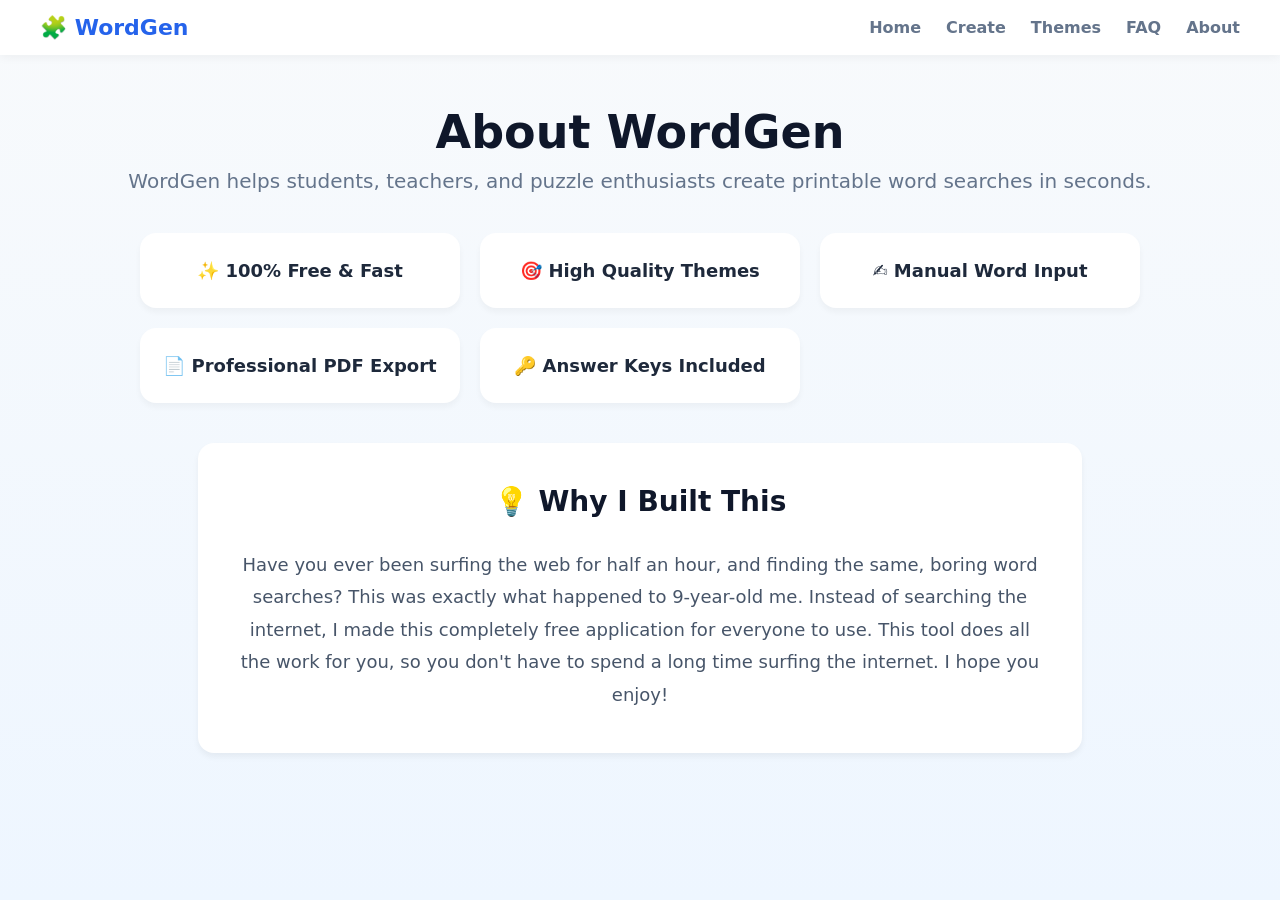
<file: templates/about.html>
<!DOCTYPE html>
<html lang="en">
<head>
    <meta charset="UTF-8">
    <meta name="viewport" content="width=device-width, initial-scale=1.0">
    <title>WordGen | About</title>
    <link rel="icon" type="image/png" href="/static/logo.png">
    <link rel="stylesheet" href="/static/style.css">
    <link rel="manifest" href="/static/manifest.json">
    <meta name="theme-color" content="#3b82f6">
    <meta name="apple-mobile-web-app-capable" content="yes">
    <meta name="apple-mobile-web-app-status-bar-style" content="default">
    <meta name="apple-mobile-web-app-title" content="WordGen">
</head>
<body>
    <nav class="navbar">
        <a href="/" class="logo" style="text-decoration: none;">🧩 WordGen</a>
        <ul class="nav-links">
            <li><a href="/">Home</a></li>
            <li><a href="/create">Create</a></li>
            <li><a href="/themes">Themes</a></li>
            <li><a href="/faq">FAQ</a></li>
            <li><a href="/about">About</a></li>
        </ul>
    </nav>

    <!-- PAGE: ABOUT -->
    <div id="page-about" class="page-content active">
        <header class="hero">
            <h1>About WordGen</h1>
            <p>WordGen helps students, teachers, and puzzle enthusiasts create printable word searches in seconds.</p>
        </header>

        <div class="huge-theme-grid" style="margin-bottom: 40px;">
            <!-- Feature Highlights Grid Cards -->
            <div class="theme-card feature-card">✨ 100% Free & Fast</div>
            <div class="theme-card feature-card">🎯 High Quality Themes</div>
            <div class="theme-card feature-card">✍️ Manual Word Input</div>
            <div class="theme-card feature-card">📄 Professional PDF Export</div>
            <div class="theme-card feature-card">🔑 Answer Keys Included</div>
        </div>

        <!-- Story Card styled like a featured Theme Card -->
        <div class="about-story-card card" style="max-width: 800px; margin: 0 auto; padding: 40px; text-align: center;">
            <h2 style="font-size: 28px; margin-top: 0; color: #0f172a;">💡 Why I Built This</h2>
            <p style="font-size: 18px; line-height: 1.8; color: #475569; margin-bottom: 0;">
                Have you ever been surfing the web for half an hour, and finding the same, boring word searches? 
                This was exactly what happened to 9-year-old me. Instead of searching the internet, I made this completely 
                free application for everyone to use. This tool does all the work for you, so you don't have to spend a 
                long time surfing the internet. I hope you enjoy!
            </p>
        </div>
    </div>
    <script>
    if ('serviceWorker' in navigator) {
        window.addEventListener('load', () => {
        navigator.serviceWorker.register('/static/sw.js')
            .then(reg => console.log('Service Worker registered!'))
            .catch(err => console.log('Service Worker registration failed:', err));
        });
    }
    </script>
</body>
</html>
</file>
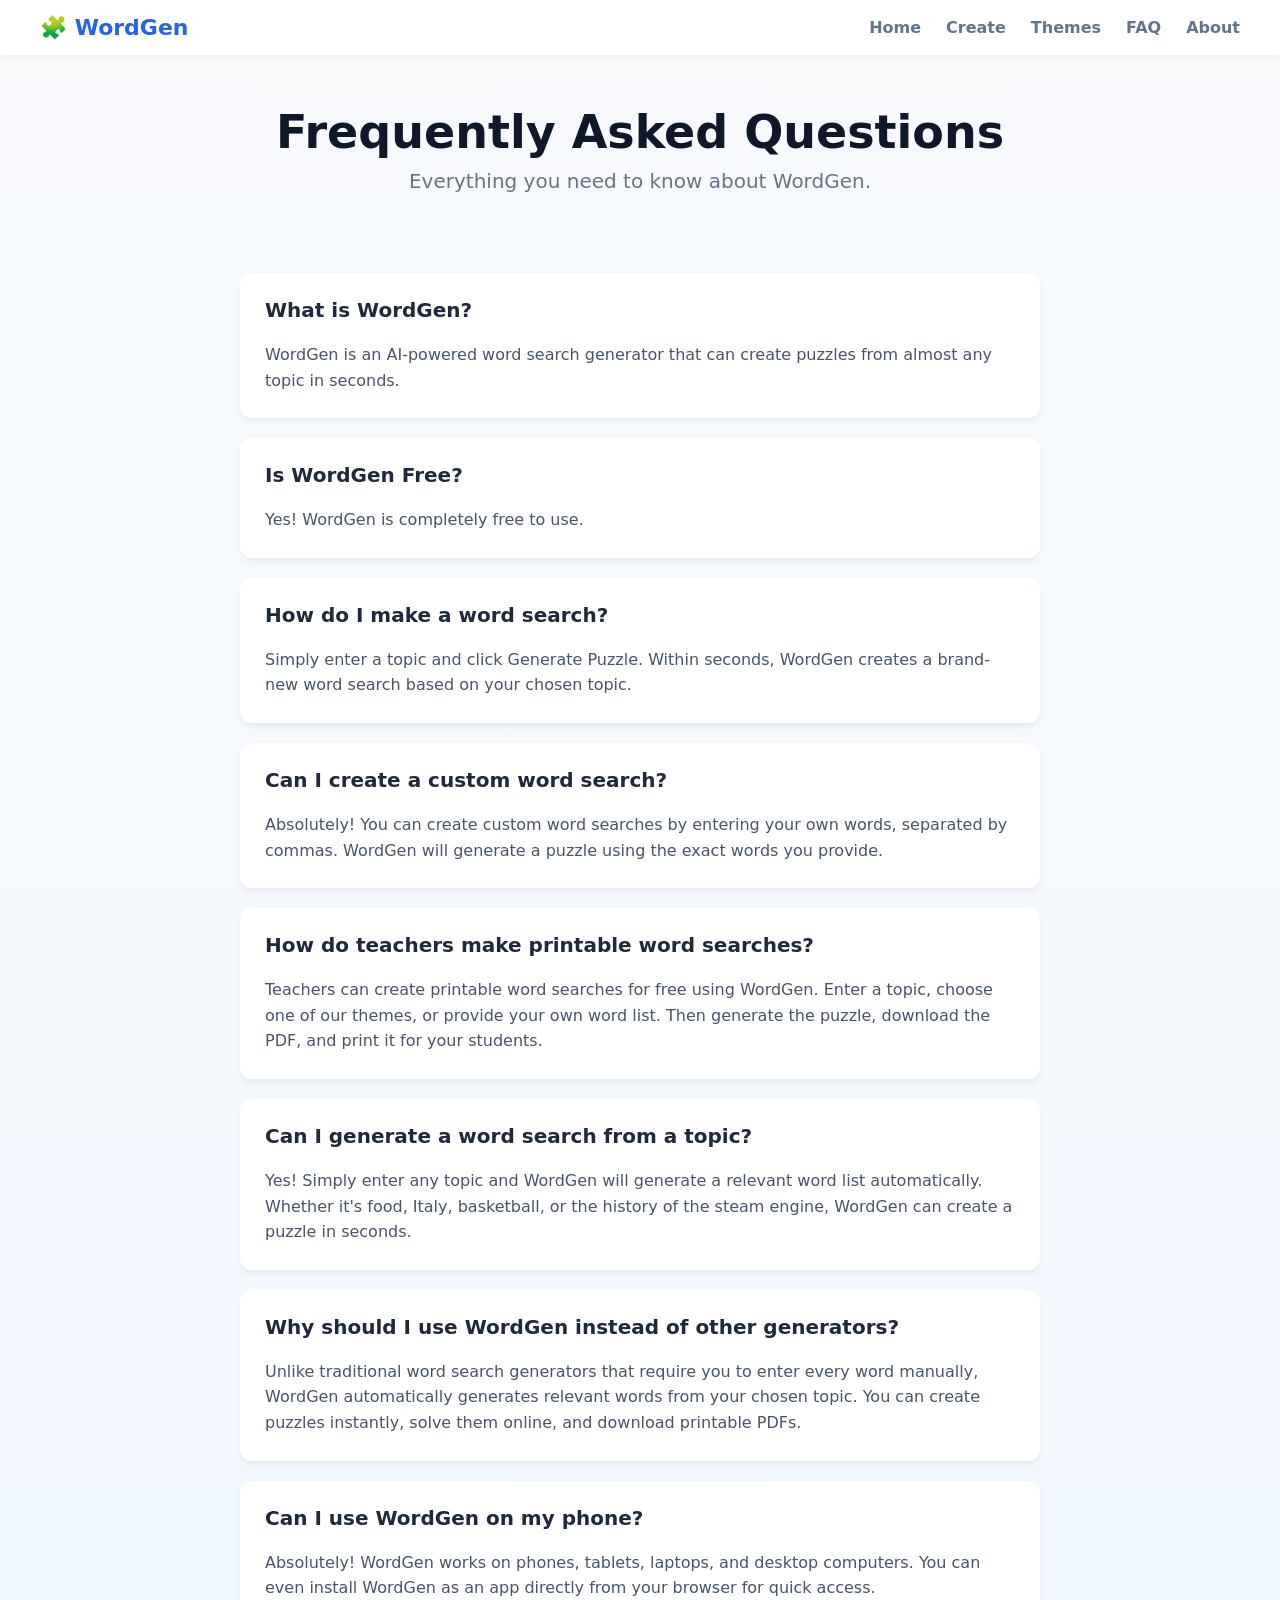
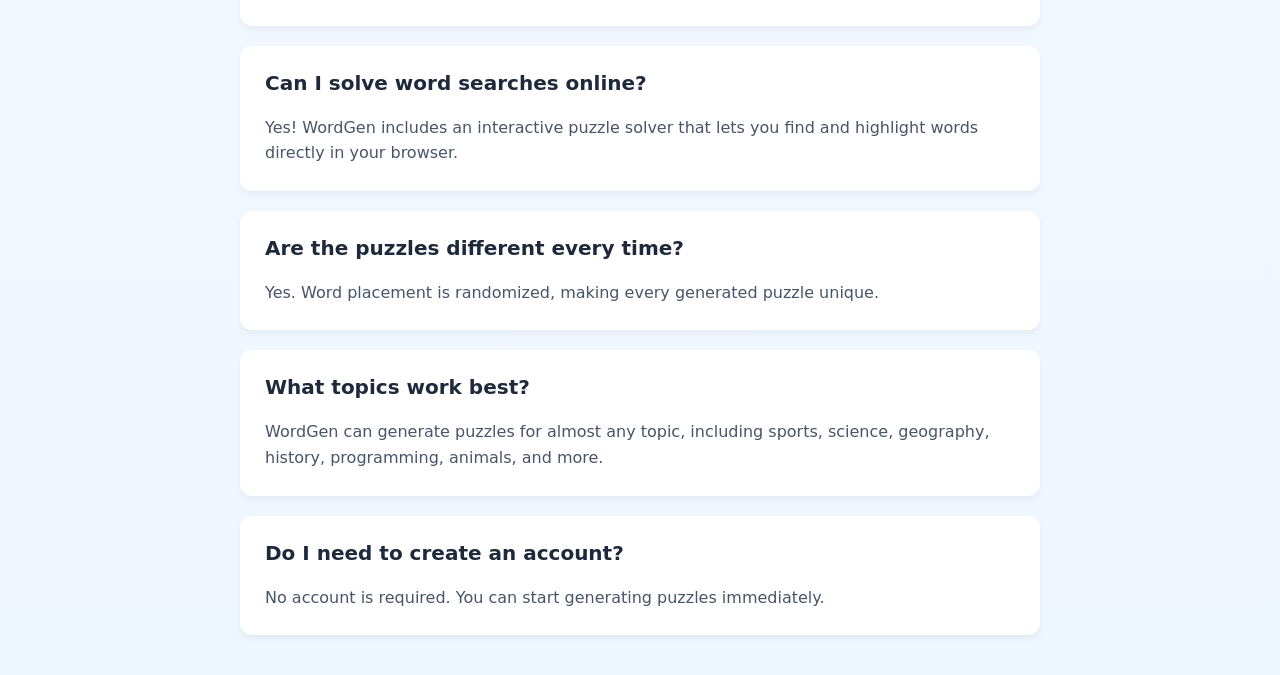
<file: templates/faq.html>
<!DOCTYPE html>
<html lang="en">
<head>
    <meta charset="UTF-8">
    <meta name="viewport" content="width=device-width, initial-scale=1.0">
    <title>WordGen | FAQ</title>
    <link rel="icon" type="image/png" href="/static/logo.png">
    <link rel="stylesheet" href="/static/style.css">
</head>
<body>
    <nav class="navbar">
        <a href="/" class="logo" style="text-decoration: none;">🧩 WordGen</a>
        <ul class="nav-links">
            <li><a href="/">Home</a></li>
            <li><a href="/create">Create</a></li>
            <li><a href="/themes">Themes</a></li>
            <li><a href="/faq">FAQ</a></li>
            <li><a href="/about">About</a></li>
        </ul>
    </nav>
    
    <header class="hero" style="margin-bottom: 0;">
        <h1>Frequently Asked Questions</h1>
        <p>Everything you need to know about WordGen.</p>
    </header>

    <div class="faq-container">
        <div class="faq-item">
            <h3>What is WordGen?</h3>
            <p>WordGen is an AI-powered word search generator that can create puzzles from almost any topic in seconds.</p>
        </div>
        <div class="faq-item">
            <h3>Is WordGen Free?</h3>
            <p>Yes! WordGen is completely free to use.</p>
        </div>
        <div class="faq-item">
            <h3>How do I make a word search?</h3>
            <p>Simply enter a topic and click Generate Puzzle. Within seconds, WordGen creates a brand-new word search based on your chosen topic.</p>
        </div>
        <div class="faq-item">
            <h3>Can I create a custom word search?</h3>
            <p>Absolutely! You can create custom word searches by entering your own words, separated by commas. WordGen will generate a puzzle using the exact words you provide.</p>
        </div>
        <div class="faq-item">
            <h3>How do teachers make printable word searches?</h3>
            <p>Teachers can create printable word searches for free using WordGen. Enter a topic, choose one of our themes, or provide your own word list. Then generate the puzzle, download the PDF, and print it for your students.</p>
        </div>
        <div class="faq-item">
            <h3>Can I generate a word search from a topic?</h3>
            <p>Yes! Simply enter any topic and WordGen will generate a relevant word list automatically. Whether it's food, Italy, basketball, or the history of the steam engine, WordGen can create a puzzle in seconds.</p>
        </div>
        <div class="faq-item">
            <h3>Why should I use WordGen instead of other generators?</h3>
            <p>Unlike traditional word search generators that require you to enter every word manually, WordGen automatically generates relevant words from your chosen topic. You can create puzzles instantly, solve them online, and download printable PDFs.</p>
        </div>
        <div class="faq-item">
            <h3>Can I use WordGen on my phone?</h3>
            <p>Absolutely! WordGen works on phones, tablets, laptops, and desktop computers. You can even install WordGen as an app directly from your browser for quick access.</p>
        </div>
        <div class="faq-item">
            <h3>Can I solve word searches online?</h3>
            <p>Yes! WordGen includes an interactive puzzle solver that lets you find and highlight words directly in your browser.</p>
        </div>
        <div class="faq-item">
            <h3>Are the puzzles different every time?</h3>
            <p>Yes. Word placement is randomized, making every generated puzzle unique.</p>
        </div>
        <div class="faq-item">
            <h3>What topics work best?</h3>
            <p>WordGen can generate puzzles for almost any topic, including sports, science, geography, history, programming, animals, and more.</p>
        </div>
        <div class="faq-item">
            <h3>Do I need to create an account?</h3>
            <p>No account is required. You can start generating puzzles immediately.</p>
        </div>
    </div>
</body>
</html>
</file>
<file: static/style.css>
body {
    font-family: 'Segoe UI', system-ui, sans-serif;
    background: linear-gradient(to bottom, #f8fafc, #eef6ff);
    color: #1e293b;
    margin: 0;
    padding: 0;
    min-height: 100vh;
}

/* Navbar */
.navbar {
    display: flex;
    justify-content: space-between;
    align-items: center;
    padding: 15px 40px;
    background: white;
    box-shadow: 0 2px 10px rgba(0,0,0,0.05);
}
.logo { font-size: 22px; font-weight: 800; color: #2563eb; }
.nav-links { list-style: none; display: flex; gap: 25px; margin: 0; padding: 0; }
.nav-links a { text-decoration: none; color: #64748b; font-weight: 600; transition: color 0.2s; }
.nav-links a:hover { color: #2563eb; }

/* Page Routing */
.page-content { display: none; padding-bottom: 80px; }
.page-content.active { display: block; animation: fadeIn 0.3s ease; }
@keyframes fadeIn { from { opacity: 0; transform: translateY(10px); } to { opacity: 1; transform: translateY(0); } }

/* Hero */
.hero { text-align: center; padding: 50px 20px 40px 20px; }
.hero h1 { font-size: 46px; margin: 0 0 10px 0; color: #0f172a; font-weight: 800; }
.hero p { font-size: 20px; color: #64748b; margin: 0; }

/* Home Layout */
.main-layout {
    display: flex;
    flex-wrap: wrap;
    gap: 40px;
    max-width: 1200px;
    margin: 0 auto;
    padding: 0 20px;
    justify-content: center;
    align-items: flex-start;
}

.controls-section { flex: 1; min-width: 320px; max-width: 400px; display: flex; flex-direction: column; gap: 25px; }

/* Cards & Inputs */
.card {
    background: white;
    padding: 25px;
    border-radius: 16px;
    box-shadow: 0 4px 6px rgba(0,0,0,0.04);
    display: flex;
    flex-direction: column;
    gap: 15px;
    transition: transform 0.2s ease, box-shadow 0.2s ease;
}
.card:hover { transform: translateY(-4px); box-shadow: 0 15px 30px rgba(0,0,0,0.1); }
.card h3 { margin: 0; color: #334155; font-size: 19px; }

input, textarea, select {
    padding: 14px;
    border: 2px solid #e2e8f0;
    border-radius: 10px;
    font-size: 15px;
    outline: none;
    transition: border-color 0.2s;
    font-family: inherit;
}
input:focus, textarea:focus, select:focus { border-color: #3b82f6; }

button {
    background-color: #3b82f6;
    color: white;
    border: none;
    padding: 14px;
    border-radius: 10px;
    cursor: pointer;
    font-size: 16px;
    font-weight: 700;
    transition: all 0.2s;
}
button:hover { background-color: #2563eb; transform: translateY(-2px); }
.alt-btn { background-color: #64748b; }
.alt-btn:hover { background-color: #475569; }

/* Stats Card */
.global-stats .stat-row { display: flex; justify-content: space-between; font-size: 15px; color: #475569; border-bottom: 1px solid #f1f5f9; padding-bottom: 8px; }
.global-stats .stat-row:last-child { border-bottom: none; padding-bottom: 0; }
.global-stats strong { color: #0f172a; }

/* Puzzle Area */
.puzzle-section { flex: 2; min-width: 350px; display: flex; flex-direction: column; align-items: center; width: 100%; }
#loading-message { font-size: 18px; font-weight: 600; color: #2563eb; margin-bottom: 20px; }

.puzzle-container {
    background: white;
    padding: 40px;
    border-radius: 24px;
    box-shadow: 0 20px 50px rgba(0,0,0,0.08);
    width: 100%;
    max-width: 650px;
    background-image: radial-gradient(#e2e8f0 2px, transparent 2px);
    background-size: 30px 30px;
}

.puzzle-stats { display: flex; justify-content: center; gap: 15px; margin-bottom: 30px; padding-bottom: 25px; border-bottom: 2px dashed #e2e8f0; }
.stat-badge { background: #eff6ff; color: #1d4ed8; padding: 8px 16px; border-radius: 8px; font-size: 15px; font-weight: 700; }

.grid {
    display: grid;
    gap: 4px;
    justify-content: center;
    margin-bottom: 40px;
    background: white;
    padding: 20px;
    border-radius: 12px;
    box-shadow: inset 0 0 0 2px #f1f5f9;
}
.cell { aspect-ratio: 1; display: flex; align-items: center; justify-content: center; font-weight: 800; font-size: 18px; color: #334155; background: #f8fafc; border-radius: 6px; }

.words-wrapper { background: white; padding: 20px; border-radius: 12px; }
.words-wrapper h3 { text-align: center; margin-top: 0; color: #475569; }
.word-list { list-style: none; padding: 0; display: flex; flex-wrap: wrap; gap: 12px; justify-content: center; margin: 0; }
.word-list li { background: #f1f5f9; border: 1px solid #e2e8f0; padding: 8px 16px; border-radius: 20px; font-size: 15px; font-weight: 700; color: #475569; }

.download-btn { margin-top: 30px; width: 100%; max-width: 650px; background: #10b981; font-size: 18px; padding: 16px; }
.download-btn:hover { background: #059669; }

/* Themes Page Grid */
.huge-theme-grid { display: grid; grid-template-columns: repeat(auto-fit, minmax(250px, 1fr)); gap: 20px; max-width: 1000px; margin: 0 auto; padding: 0 20px; }
.theme-card {
    background: white;
    font-size: 24px;
    font-weight: 700;
    padding: 40px 20px;
    text-align: center;
    border-radius: 16px;
    box-shadow: 0 4px 6px rgba(0,0,0,0.05);
    cursor: pointer;
    transition: all 0.2s ease;
    color: #1e293b;
    border: 2px solid transparent;
}
.theme-card:hover { transform: translateY(-5px) scale(1.02); box-shadow: 0 20px 40px rgba(0,0,0,0.1); border-color: #3b82f6; color: #3b82f6; }

/* About Page */
.about-container { max-width: 700px; margin: 0 auto; }
.about-container h1 { font-size: 32px; margin-top: 0; }
.about-lead { font-size: 20px; color: #475569; line-height: 1.5; }
.feature-list { list-style: none; padding: 0; font-size: 18px; line-height: 1.8; color: #334155; }
hr { border: none; border-top: 2px dashed #e2e8f0; margin: 30px 0; }

/* About Page Feature Cards */
.feature-card {
    font-size: 18px;
    padding: 25px 15px;
    cursor: default;
    box-shadow: 0 4px 6px rgba(0,0,0,0.04);
}

.feature-card:hover {
    transform: none;
    border-color: transparent;
    color: #1e293b;
    box-shadow: 0 4px 6px rgba(0,0,0,0.04);
}

/* Story Card matching the Theme design */
.about-story-card {
    background: white;
    max-width: 800px;
    margin: 0 auto;
    padding: 40px;
    border-radius: 16px;
    box-shadow: 0 4px 6px rgba(0,0,0,0.05);
    border: 2px solid transparent;
    transition: all 0.2s ease;
    text-align: center;
}

.about-story-card:hover {
    transform: translateY(-5px);
    box-shadow: 0 20px 40px rgba(0,0,0,0.1);
    border-color: #3b82f6;
}

.about-story-card h2 {
    font-size: 28px;
    margin-top: 0;
    margin-bottom: 16px;
    color: #0f172a;
}

.about-story-card p {
    font-size: 18px;
    line-height: 1.7;
    color: #475569;
    margin: 0;
}

/* Play Button on Home Page */
.play-btn { background: #8b5cf6; }
.play-btn:hover { background: #7c3aed; }

/* Solve Page UI */
.solve-hud { display: flex; justify-content: space-between; align-items: center; background: white; padding: 15px 25px; border-radius: 12px; box-shadow: 0 4px 6px rgba(0,0,0,0.05); margin-bottom: 25px; width: 100%; max-width: 800px; }
.solve-timer { font-size: 24px; font-weight: 800; color: #1e293b; font-variant-numeric: tabular-nums; }
.progress-bar-container { flex: 1; margin: 0 20px; background: #e2e8f0; height: 12px; border-radius: 6px; overflow: hidden; }
.progress-bar-fill { background: #10b981; height: 100%; width: 0%; transition: width 0.3s ease; }
.hint-btn { background: #f59e0b; padding: 10px 20px; font-size: 14px; }
.hint-btn:hover { background: #d97706; }

.solve-layout { display: flex; flex-wrap: wrap; gap: 30px; max-width: 1000px; margin: 0 auto; justify-content: center; align-items: flex-start; }
.solve-grid-container { flex: 2; min-width: 320px; max-width: 600px; background: white; padding: 20px; border-radius: 20px; box-shadow: 0 10px 30px rgba(0,0,0,0.08); }
.solve-words-container { flex: 1; min-width: 250px; background: white; padding: 25px; border-radius: 20px; box-shadow: 0 10px 30px rgba(0,0,0,0.08); }

.solve-grid { display: grid; gap: 4px; width: 100%; aspect-ratio: 1; user-select: none; }
.solve-cell { display: flex; align-items: center; justify-content: center; font-weight: 800; font-size: clamp(14px, 4vw, 22px); color: #334155; background: #f8fafc; border-radius: 10%; cursor: pointer; transition: all 0.1s ease; }
.solve-cell:hover { background: #e2e8f0; }

/* Interactive Game States */
.solve-cell.selected { background: #93c5fd; color: #1e40af; transform: scale(0.95); }
.solve-cell.found { background: #10b981; color: white; }
.solve-cell.glow { animation: pulseGlow 1.5s infinite; background: #fde68a; color: #b45309; }

@keyframes pulseGlow {
    0% { box-shadow: 0 0 0 0 rgba(245, 158, 11, 0.7); }
    70% { box-shadow: 0 0 0 15px rgba(245, 158, 11, 0); }
    100% { box-shadow: 0 0 0 0 rgba(245, 158, 11, 0); }
}

.solve-word-list { list-style: none; padding: 0; margin: 0; display: flex; flex-direction: column; gap: 10px; }
.solve-word-list li { padding: 12px; background: #f1f5f9; border-radius: 8px; font-weight: 700; color: #475569; display: flex; align-items: center; transition: all 0.3s ease; }
.solve-word-list li::before { content: '◻️'; margin-right: 10px; font-size: 14px; }
.solve-word-list li.found { background: #d1fae5; color: #065f46; text-decoration: line-through; opacity: 0.6; }
.solve-word-list li.found::before { content: '✅'; }

/* Win Modal */
.win-modal { position: fixed; top: 0; left: 0; width: 100%; height: 100%; background: rgba(0,0,0,0.5); display: flex; align-items: center; justify-content: center; z-index: 1000; opacity: 0; pointer-events: none; transition: opacity 0.3s ease; }
.win-modal.active { opacity: 1; pointer-events: all; }
.win-content { background: white; padding: 40px; border-radius: 20px; text-align: center; transform: translateY(20px); transition: transform 0.3s ease; }
.win-modal.active .win-content { transform: translateY(0); }
.win-content h2 { font-size: 36px; margin-top: 0; color: #10b981; }

/* Redesign Styles */
.hero-redesign {
    background: linear-gradient(135deg, rgba(15, 23, 42, 0.85), rgba(59, 130, 246, 0.8)), url('data:image/svg+xml;utf8,<svg width="40" height="40" viewBox="0 0 40 40" xmlns="http://www.w3.org/2000/svg"><circle cx="20" cy="20" r="1.5" fill="rgba(255,255,255,0.15)"/></svg>');
    background-size: cover, 40px 40px;
    color: white;
    padding: 80px 20px;
    text-align: center;
    border-radius: 0 0 40px 40px;
    margin-bottom: 40px;
    box-shadow: 0 10px 30px rgba(0,0,0,0.1);
}
.hero-title { font-size: 48px; margin-bottom: 20px; font-weight: 800; line-height: 1.2; }
.hero-subtitle { font-size: 20px; color: #e2e8f0; margin-bottom: 35px; line-height: 1.5; }
.hero-buttons { display: flex; gap: 20px; justify-content: center; }
.primary-btn { background: #10b981; font-size: 18px; padding: 15px 30px; border: none; border-radius: 8px; color: white; cursor: pointer; font-weight: bold;}
.primary-btn:hover { background: #059669; }
.secondary-btn { background: transparent; border: 2px solid white; color: white; font-size: 18px; padding: 15px 30px; border-radius: 8px; cursor: pointer; font-weight: bold;}
.secondary-btn:hover { background: rgba(255,255,255,0.1); }

.daily-card-container { display: flex; justify-content: center; margin: -80px auto 40px auto; padding: 0 20px; position: relative; z-index: 10; max-width: 600px; }
.daily-card { width: 100%; border: 3px solid #3b82f6; text-align: center; background: white; padding: 30px; border-radius: 12px; box-shadow: 0 20px 40px rgba(0,0,0,0.15); }
.daily-header { background: #3b82f6; color: white; display: inline-block; padding: 5px 15px; border-radius: 20px; font-weight: bold; font-size: 14px; margin-bottom: 15px; text-transform: uppercase; letter-spacing: 1px; }
.play-daily-btn { background: #3b82f6; width: 100%; margin-top: 15px; font-size: 18px; color: white; border: none; padding: 12px; border-radius: 8px; cursor: pointer; font-weight: bold;}
.play-daily-btn:hover { background: #2563eb; }

.share-btn { background: #ec4899; }
.share-btn:hover { background: #db2777; }

/* FAQ Styles */
.faq-container { max-width: 800px; margin: 40px auto; display: flex; flex-direction: column; gap: 20px; padding: 0 20px; }
.faq-item { background: white; padding: 25px; border-radius: 12px; box-shadow: 0 4px 6px rgba(0,0,0,0.05); }
.faq-item h3 { margin-top: 0; color: #1e293b; font-size: 20px; }
.faq-item p { color: #475569; margin-bottom: 0; line-height: 1.6; }

/* Remove solid green background, just darken the text for found words */
.solve-cell.found {
    background: transparent !important;
    color: #064e3b !important; /* Dark green text */
    font-weight: 900;
}

/* Pause Game Blur Effect */
.paused-blur {
    filter: blur(10px);
    pointer-events: none;
    opacity: 0.5;
    transition: all 0.3s ease;
}

.pause-btn { background: #3b82f6; padding: 10px 18px; font-size: 14px; border: none; border-radius: 8px; color: white; cursor: pointer; font-weight: bold; }
.pause-btn:hover { background: #2563eb; }
.pause-btn.active { background: #10b981; }
</file>
